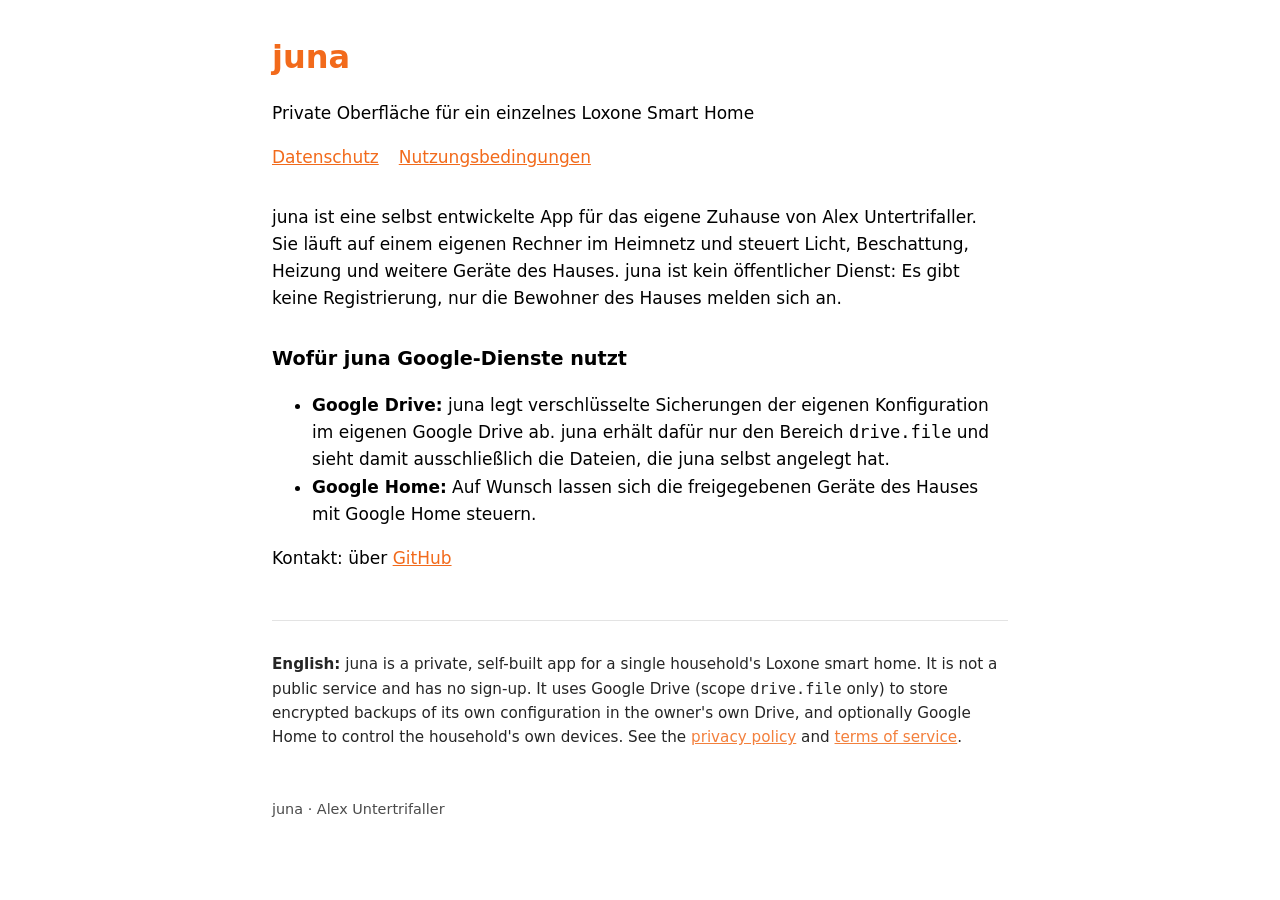
<file: index.html>
<!doctype html>
<html lang="de">
<head>
<meta charset="utf-8">
<meta name="viewport" content="width=device-width, initial-scale=1">
<title>juna – privates Smart Home</title>
<meta name="description" content="juna ist die private Oberfläche für ein einzelnes Loxone Smart Home.">
<link rel="stylesheet" href="style.css">
</head>
<body>
<h1><span>juna</span></h1>
<p>Private Oberfläche für ein einzelnes Loxone Smart Home</p>
<nav><a href="datenschutz.html">Datenschutz</a><a href="nutzungsbedingungen.html">Nutzungsbedingungen</a></nav>

<p>juna ist eine selbst entwickelte App für das eigene Zuhause von Alex Untertrifaller. Sie läuft auf einem eigenen Rechner im Heimnetz und steuert Licht, Beschattung, Heizung und weitere Geräte des Hauses. juna ist kein öffentlicher Dienst: Es gibt keine Registrierung, nur die Bewohner des Hauses melden sich an.</p>

<h2>Wofür juna Google-Dienste nutzt</h2>
<ul>
<li><strong>Google Drive:</strong> juna legt verschlüsselte Sicherungen der eigenen Konfiguration im eigenen Google Drive ab. juna erhält dafür nur den Bereich <code>drive.file</code> und sieht damit ausschließlich die Dateien, die juna selbst angelegt hat.</li>
<li><strong>Google Home:</strong> Auf Wunsch lassen sich die freigegebenen Geräte des Hauses mit Google Home steuern.</li>
</ul>

<p>Kontakt: über <a href="https://github.com/alexuntertrifaller/juna-info/issues">GitHub</a></p>

<div class="en" lang="en">
<p><strong>English:</strong> juna is a private, self-built app for a single household's Loxone smart home. It is not a public service and has no sign-up. It uses Google Drive (scope <code>drive.file</code> only) to store encrypted backups of its own configuration in the owner's own Drive, and optionally Google Home to control the household's own devices. See the <a href="datenschutz.html">privacy policy</a> and <a href="nutzungsbedingungen.html">terms of service</a>.</p>
</div>
<footer>juna · Alex Untertrifaller</footer>
</body>
</html>
</file>
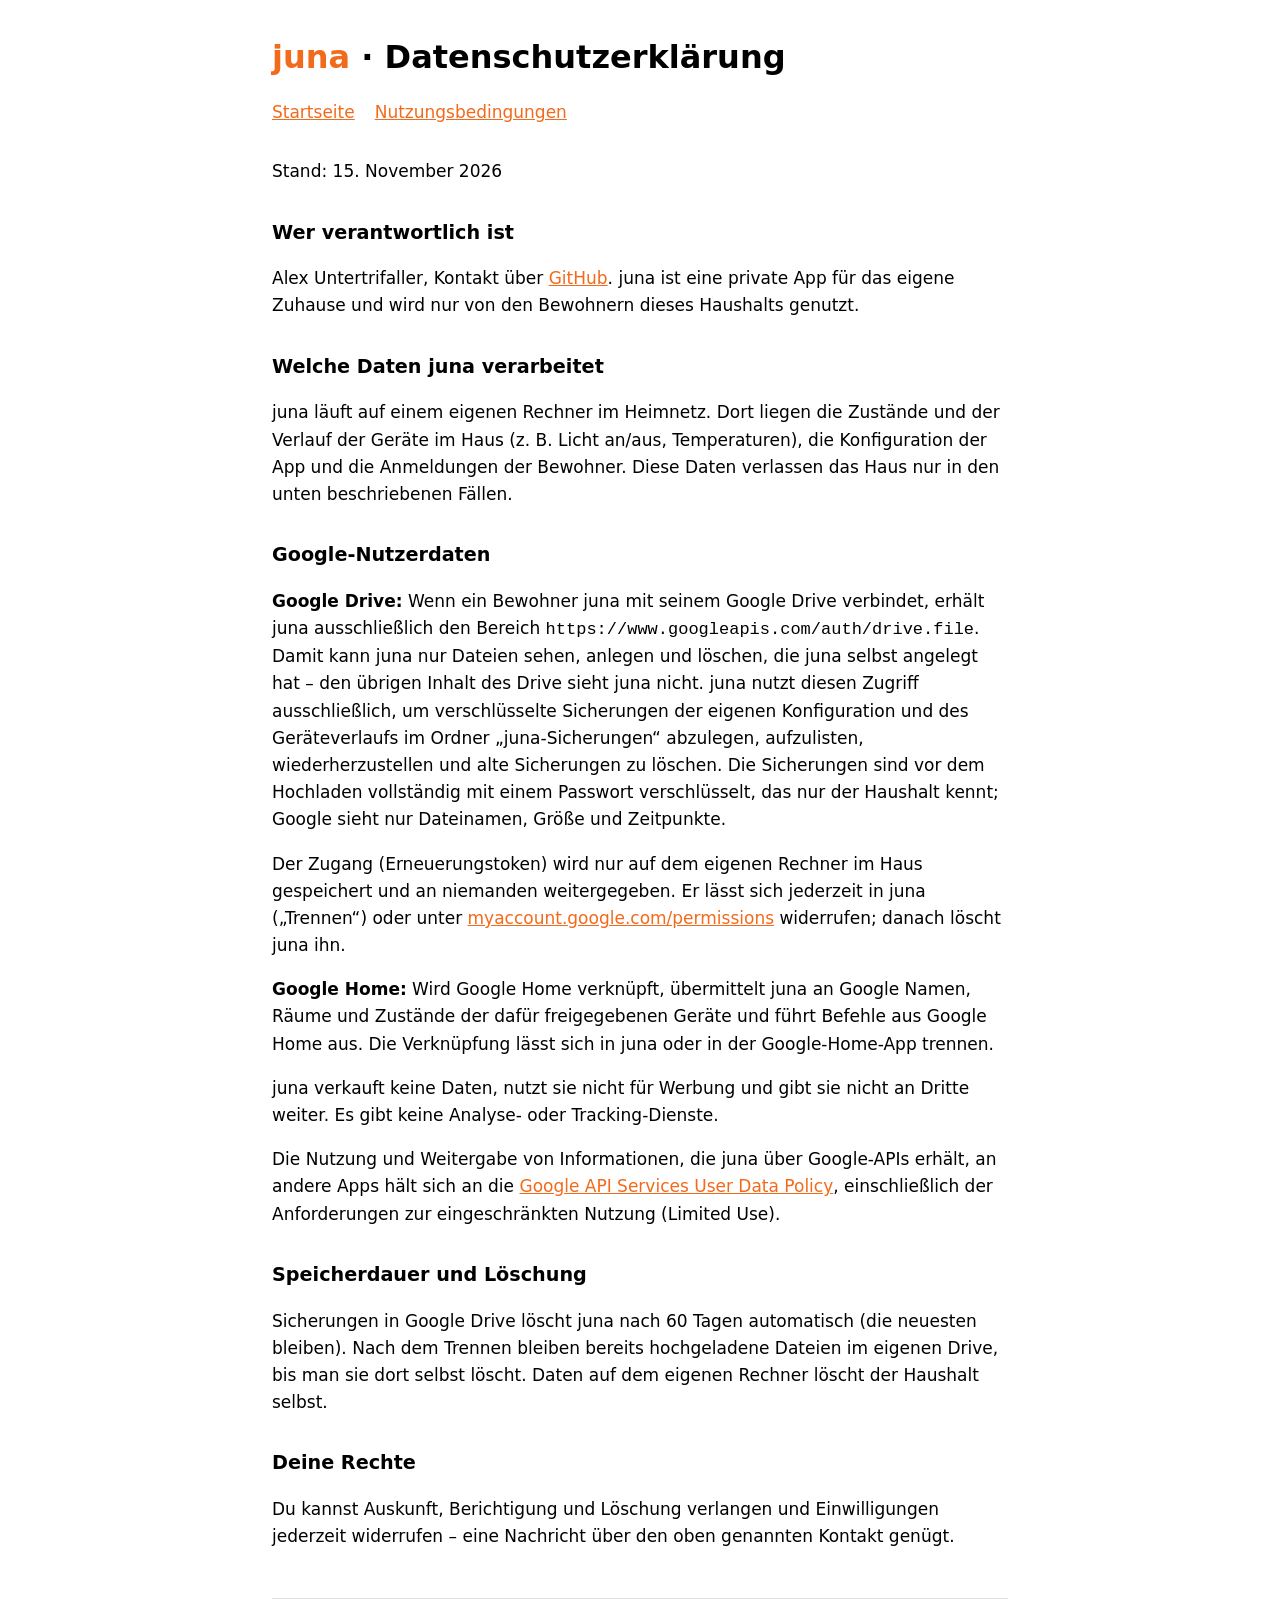
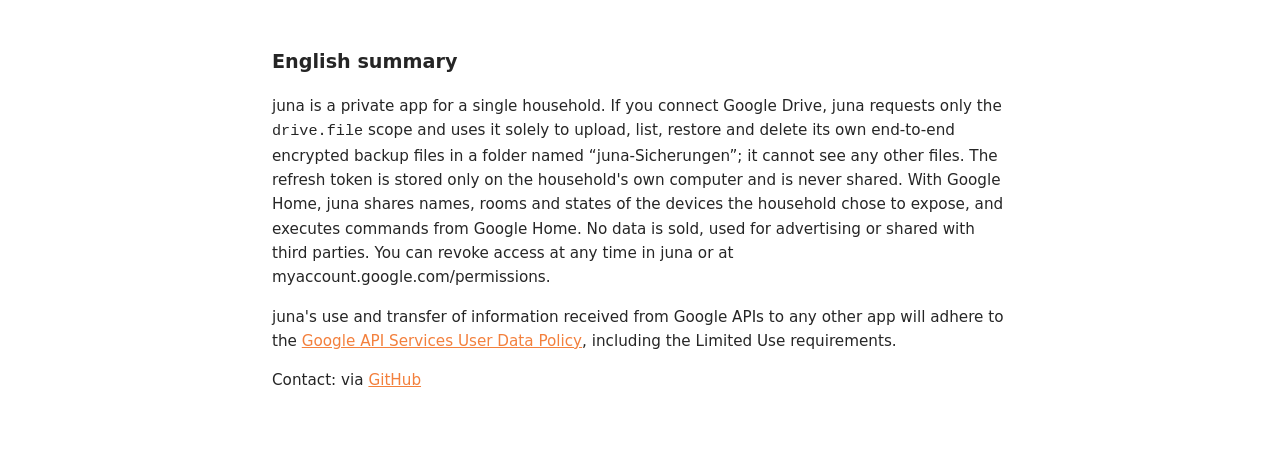
<file: datenschutz.html>
<!doctype html>
<html lang="de">
<head>
<meta charset="utf-8">
<meta name="viewport" content="width=device-width, initial-scale=1">
<title>Datenschutzerklärung – juna</title>
<link rel="stylesheet" href="style.css">
</head>
<body>
<h1><span>juna</span> · Datenschutzerklärung</h1>
<nav><a href="index.html">Startseite</a><a href="nutzungsbedingungen.html">Nutzungsbedingungen</a></nav>

<p>Stand: 15. November 2026</p>

<h2>Wer verantwortlich ist</h2>
<p>Alex Untertrifaller, Kontakt über <a href="https://github.com/alexuntertrifaller/juna-info/issues">GitHub</a>. juna ist eine private App für das eigene Zuhause und wird nur von den Bewohnern dieses Haushalts genutzt.</p>

<h2>Welche Daten juna verarbeitet</h2>
<p>juna läuft auf einem eigenen Rechner im Heimnetz. Dort liegen die Zustände und der Verlauf der Geräte im Haus (z. B. Licht an/aus, Temperaturen), die Konfiguration der App und die Anmeldungen der Bewohner. Diese Daten verlassen das Haus nur in den unten beschriebenen Fällen.</p>

<h2>Google-Nutzerdaten</h2>
<p><strong>Google Drive:</strong> Wenn ein Bewohner juna mit seinem Google Drive verbindet, erhält juna ausschließlich den Bereich <code>https://www.googleapis.com/auth/drive.file</code>. Damit kann juna nur Dateien sehen, anlegen und löschen, die juna selbst angelegt hat – den übrigen Inhalt des Drive sieht juna nicht. juna nutzt diesen Zugriff ausschließlich, um verschlüsselte Sicherungen der eigenen Konfiguration und des Geräteverlaufs im Ordner „juna-Sicherungen“ abzulegen, aufzulisten, wiederherzustellen und alte Sicherungen zu löschen. Die Sicherungen sind vor dem Hochladen vollständig mit einem Passwort verschlüsselt, das nur der Haushalt kennt; Google sieht nur Dateinamen, Größe und Zeitpunkte.</p>
<p>Der Zugang (Erneuerungstoken) wird nur auf dem eigenen Rechner im Haus gespeichert und an niemanden weitergegeben. Er lässt sich jederzeit in juna („Trennen“) oder unter <a href="https://myaccount.google.com/permissions">myaccount.google.com/permissions</a> widerrufen; danach löscht juna ihn.</p>
<p><strong>Google Home:</strong> Wird Google Home verknüpft, übermittelt juna an Google Namen, Räume und Zustände der dafür freigegebenen Geräte und führt Befehle aus Google Home aus. Die Verknüpfung lässt sich in juna oder in der Google-Home-App trennen.</p>
<p>juna verkauft keine Daten, nutzt sie nicht für Werbung und gibt sie nicht an Dritte weiter. Es gibt keine Analyse- oder Tracking-Dienste.</p>
<p>Die Nutzung und Weitergabe von Informationen, die juna über Google-APIs erhält, an andere Apps hält sich an die <a href="https://developers.google.com/terms/api-services-user-data-policy">Google API Services User Data Policy</a>, einschließlich der Anforderungen zur eingeschränkten Nutzung (Limited Use).</p>

<h2>Speicherdauer und Löschung</h2>
<p>Sicherungen in Google Drive löscht juna nach 60 Tagen automatisch (die neuesten bleiben). Nach dem Trennen bleiben bereits hochgeladene Dateien im eigenen Drive, bis man sie dort selbst löscht. Daten auf dem eigenen Rechner löscht der Haushalt selbst.</p>

<h2>Deine Rechte</h2>
<p>Du kannst Auskunft, Berichtigung und Löschung verlangen und Einwilligungen jederzeit widerrufen – eine Nachricht über den oben genannten Kontakt genügt.</p>

<div class="en" lang="en">
<h2>English summary</h2>
<p>juna is a private app for a single household. If you connect Google Drive, juna requests only the <code>drive.file</code> scope and uses it solely to upload, list, restore and delete its own end-to-end encrypted backup files in a folder named “juna-Sicherungen”; it cannot see any other files. The refresh token is stored only on the household's own computer and is never shared. With Google Home, juna shares names, rooms and states of the devices the household chose to expose, and executes commands from Google Home. No data is sold, used for advertising or shared with third parties. You can revoke access at any time in juna or at myaccount.google.com/permissions.</p>
<p>juna's use and transfer of information received from Google APIs to any other app will adhere to the <a href="https://developers.google.com/terms/api-services-user-data-policy">Google API Services User Data Policy</a>, including the Limited Use requirements.</p>
<p>Contact: via <a href="https://github.com/alexuntertrifaller/juna-info/issues">GitHub</a></p>
</div>
</body>
</html>
</file>
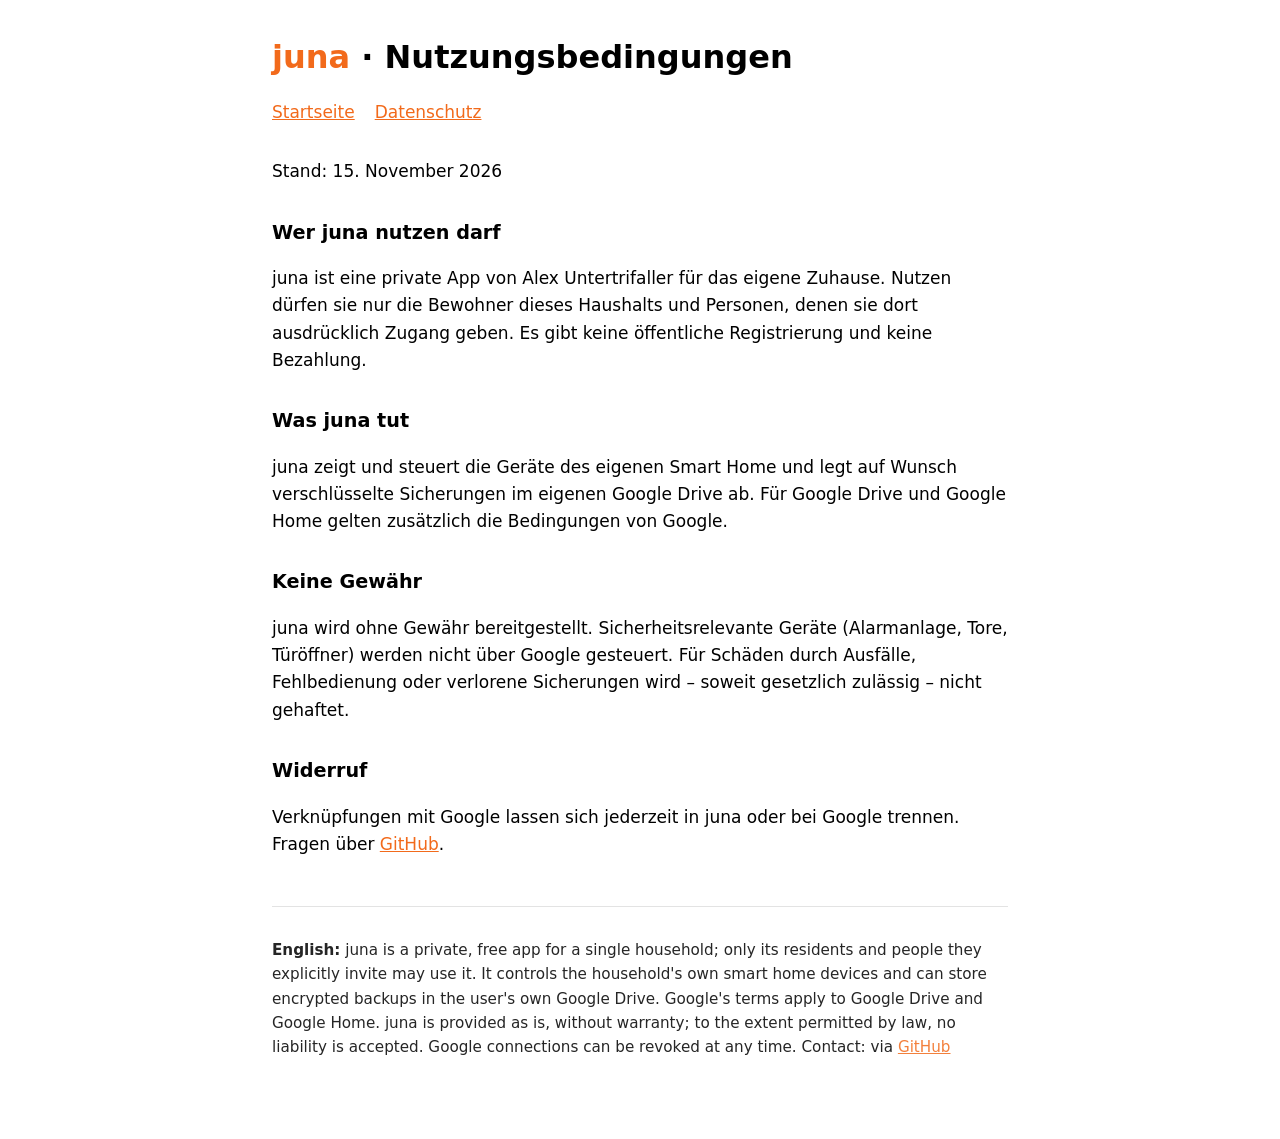
<file: nutzungsbedingungen.html>
<!doctype html>
<html lang="de">
<head>
<meta charset="utf-8">
<meta name="viewport" content="width=device-width, initial-scale=1">
<title>Nutzungsbedingungen – juna</title>
<link rel="stylesheet" href="style.css">
</head>
<body>
<h1><span>juna</span> · Nutzungsbedingungen</h1>
<nav><a href="index.html">Startseite</a><a href="datenschutz.html">Datenschutz</a></nav>

<p>Stand: 15. November 2026</p>

<h2>Wer juna nutzen darf</h2>
<p>juna ist eine private App von Alex Untertrifaller für das eigene Zuhause. Nutzen dürfen sie nur die Bewohner dieses Haushalts und Personen, denen sie dort ausdrücklich Zugang geben. Es gibt keine öffentliche Registrierung und keine Bezahlung.</p>

<h2>Was juna tut</h2>
<p>juna zeigt und steuert die Geräte des eigenen Smart Home und legt auf Wunsch verschlüsselte Sicherungen im eigenen Google Drive ab. Für Google Drive und Google Home gelten zusätzlich die Bedingungen von Google.</p>

<h2>Keine Gewähr</h2>
<p>juna wird ohne Gewähr bereitgestellt. Sicherheitsrelevante Geräte (Alarmanlage, Tore, Türöffner) werden nicht über Google gesteuert. Für Schäden durch Ausfälle, Fehlbedienung oder verlorene Sicherungen wird – soweit gesetzlich zulässig – nicht gehaftet.</p>

<h2>Widerruf</h2>
<p>Verknüpfungen mit Google lassen sich jederzeit in juna oder bei Google trennen. Fragen über <a href="https://github.com/alexuntertrifaller/juna-info/issues">GitHub</a>.</p>

<div class="en" lang="en">
<p><strong>English:</strong> juna is a private, free app for a single household; only its residents and people they explicitly invite may use it. It controls the household's own smart home devices and can store encrypted backups in the user's own Google Drive. Google's terms apply to Google Drive and Google Home. juna is provided as is, without warranty; to the extent permitted by law, no liability is accepted. Google connections can be revoked at any time. Contact: via <a href="https://github.com/alexuntertrifaller/juna-info/issues">GitHub</a></p>
</div>
</body>
</html>
</file>
<file: style.css>
:root { color-scheme: light dark; --accent: #f26a1b; }
body { font: 17px/1.6 system-ui, -apple-system, "Segoe UI", sans-serif; max-width: 46rem; margin: 0 auto; padding: 2rem 1.25rem 4rem; }
h1 { font-size: 2rem; margin: 0 0 .25rem; }
h1 span { color: var(--accent); }
h2 { font-size: 1.2rem; margin-top: 2rem; }
nav { margin: 1rem 0 2rem; display: flex; gap: 1.25rem; flex-wrap: wrap; }
a { color: var(--accent); }
.en { border-top: 1px solid #8884; margin-top: 3rem; padding-top: 1rem; font-size: .95rem; opacity: .85; }
footer { margin-top: 3rem; font-size: .9rem; opacity: .7; }
</file>
